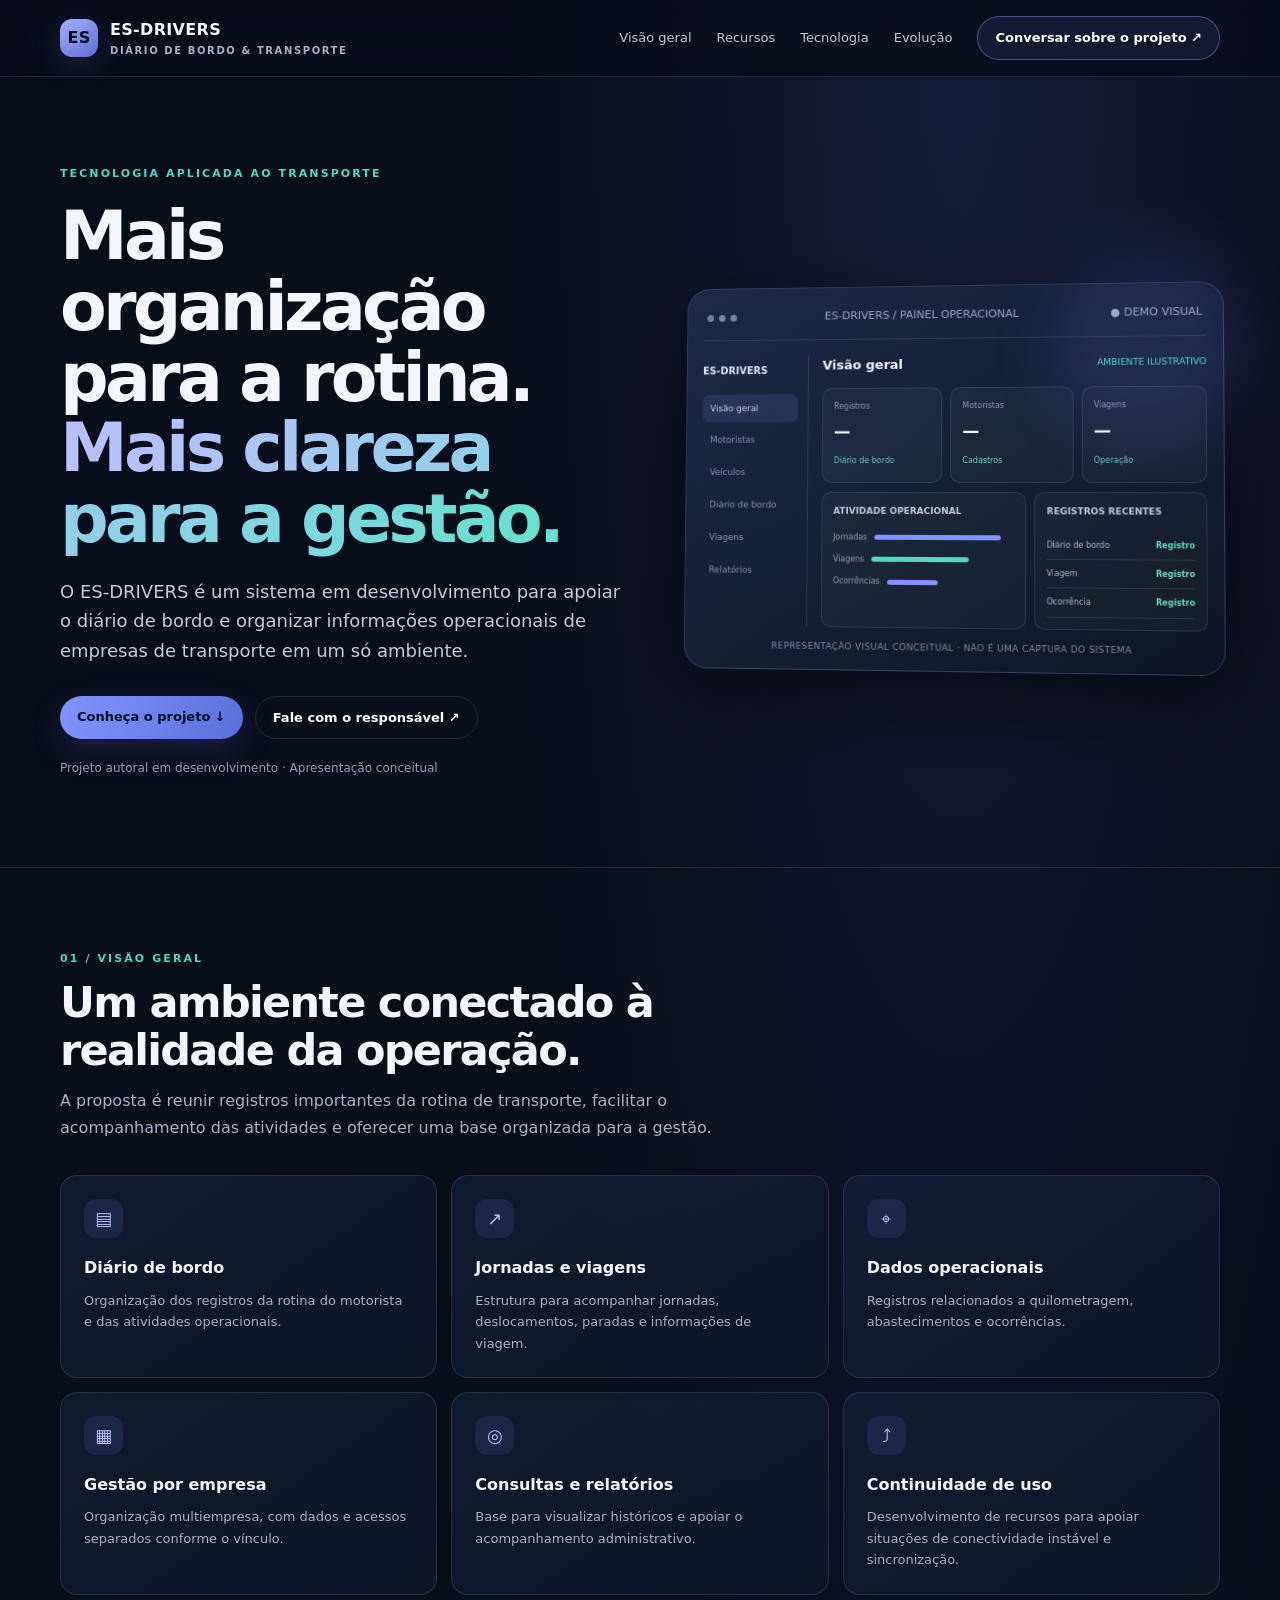
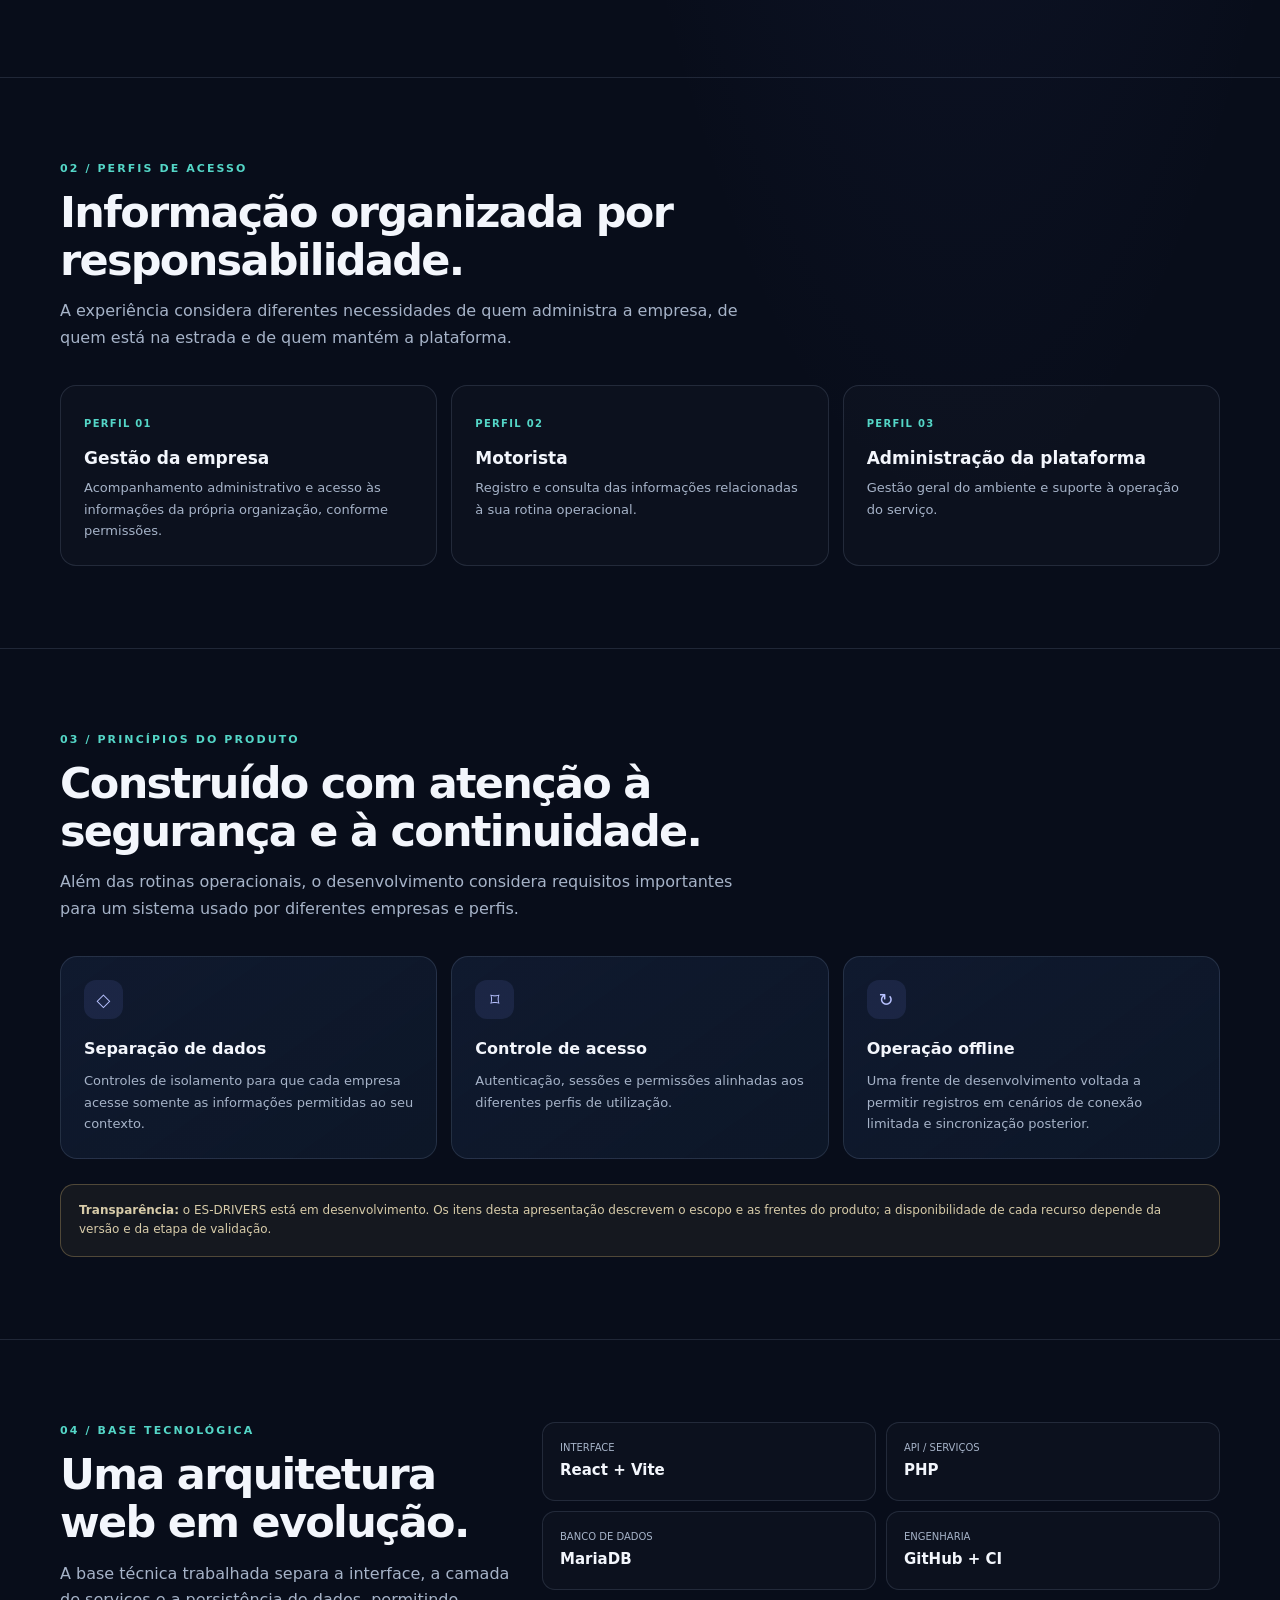
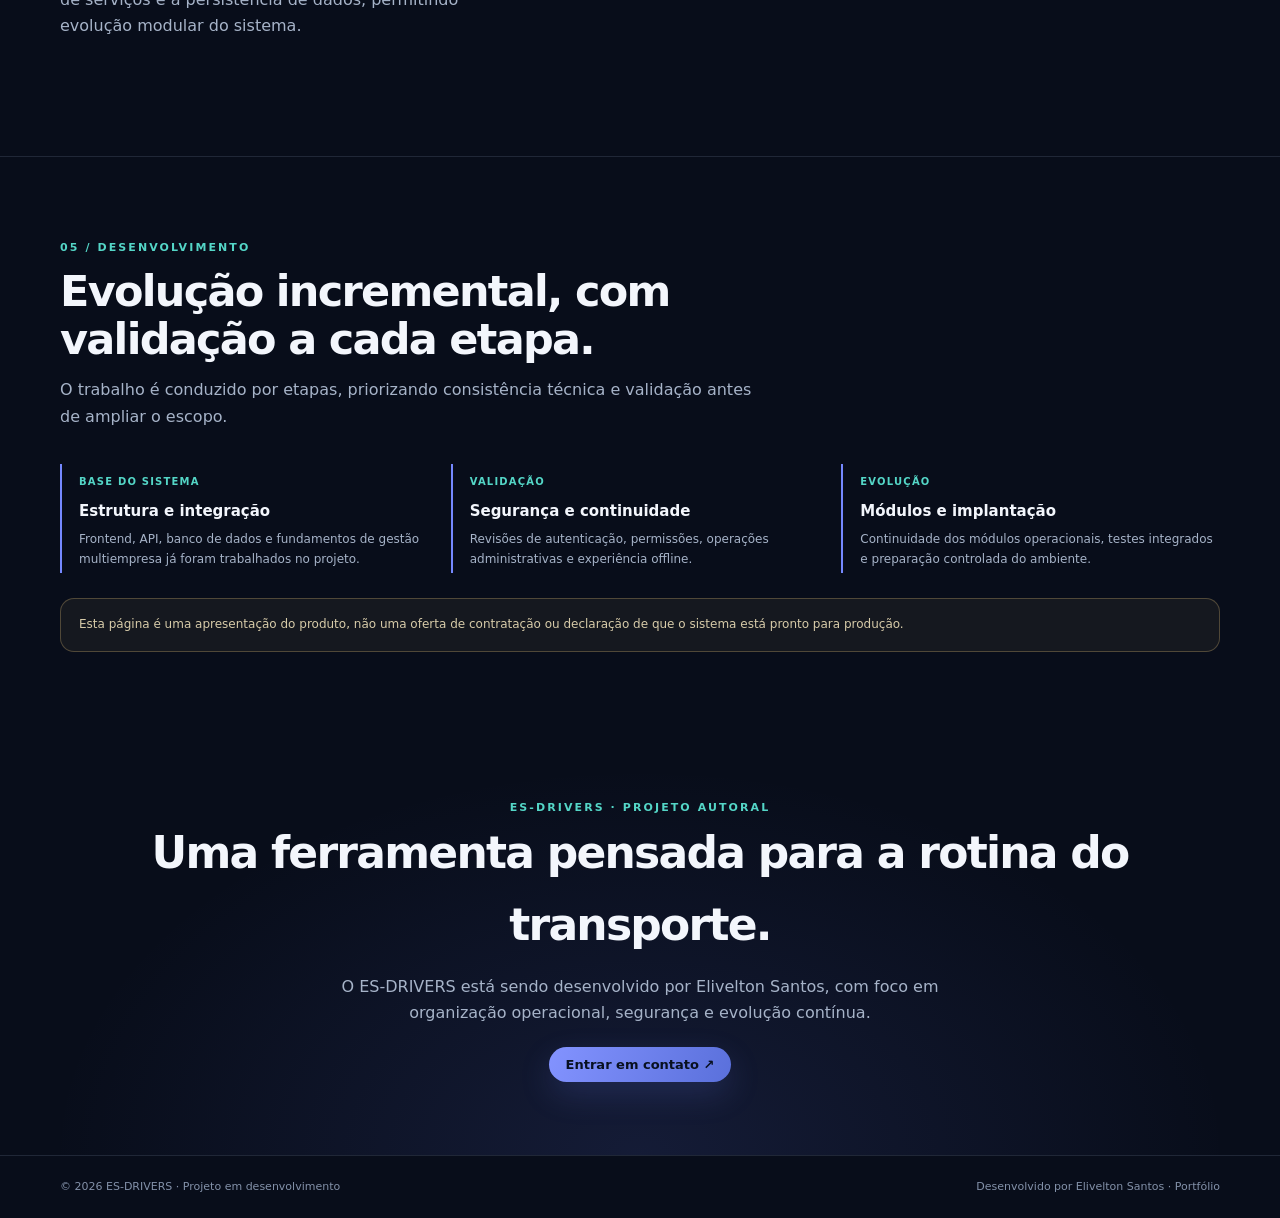
<file: es-drivers/index.html>
<!doctype html>
<html lang="pt-BR">
<head>
  <meta charset="utf-8">
  <meta name="viewport" content="width=device-width, initial-scale=1">
  <meta name="theme-color" content="#0b1020">
  <meta name="description" content="ES-DRIVERS — sistema em desenvolvimento para organizar o diário de bordo e as rotinas operacionais de empresas de transporte.">
  <title>ES-DRIVERS | Diário de Bordo e Gestão de Transporte</title>
  <style>
    :root{color-scheme:dark;--bg:#080d1a;--surface:#101a2c;--surface-2:#14223a;--line:rgba(173,195,230,.14);--text:#f3f6fc;--muted:#a6b3c8;--accent:#8b9cff;--accent-2:#54d6c7;--gold:#e8c77b;--max:1160px}
    *{box-sizing:border-box}html{scroll-behavior:smooth}body{margin:0;background:radial-gradient(ellipse at 75% 0%,rgba(87,105,206,.16),transparent 34%),var(--bg);color:var(--text);font-family:Inter,ui-sans-serif,system-ui,-apple-system,BlinkMacSystemFont,"Segoe UI",sans-serif;line-height:1.65}
    a{color:inherit;text-decoration:none}.wrap{width:min(var(--max),calc(100% - 40px));margin:auto}.topbar{position:sticky;top:0;z-index:10;background:rgba(8,13,26,.84);backdrop-filter:blur(16px);border-bottom:1px solid var(--line)}.nav{height:76px;display:flex;align-items:center;justify-content:space-between;gap:24px}.brand{display:flex;align-items:center;gap:12px;font-weight:750;letter-spacing:.02em}.brand-mark{width:38px;height:38px;border-radius:12px;background:linear-gradient(145deg,#a5b2ff,#5d6cd4);display:grid;place-items:center;color:#081020;font-weight:900;box-shadow:0 8px 28px #7182ed33}.brand small{display:block;color:var(--muted);font-size:10px;letter-spacing:.16em;font-weight:650}.navlinks{display:flex;align-items:center;gap:25px;color:#c0cbe0;font-size:13px}.navlinks a:hover{color:white}.nav-cta,.btn{border:1px solid rgba(157,173,255,.38);border-radius:999px;padding:10px 17px;color:white;background:rgba(125,142,255,.1);font-weight:700;font-size:13px}.menu{display:none;background:none;border:1px solid var(--line);border-radius:10px;color:white;padding:8px 11px}
    .hero{padding:88px 0 76px;display:grid;grid-template-columns:1.02fr .98fr;align-items:center;gap:56px;min-height:590px}.eyebrow{color:var(--accent-2);font-size:11px;letter-spacing:.19em;font-weight:800;text-transform:uppercase}.hero h1{font-size:clamp(42px,5.4vw,68px);line-height:1.04;letter-spacing:-.055em;margin:18px 0 22px;max-width:690px}.gradient{background:linear-gradient(100deg,#b7c1ff 5%,#68dfd1 95%);color:transparent;background-clip:text}.lead{font-size:18px;color:#c0ccdf;max-width:590px}.hero-note{font-size:12px;color:#93a2bb;margin-top:20px}.actions{display:flex;gap:12px;flex-wrap:wrap;margin-top:30px}.btn.primary{background:linear-gradient(110deg,#8393ff,#5a70db);border:0;color:#081020;box-shadow:0 12px 32px #6579ec30}.btn.ghost{background:transparent;border-color:var(--line)}
    .visual{position:relative;padding:16px;border:1px solid rgba(166,184,255,.2);border-radius:24px;background:linear-gradient(145deg,rgba(28,42,69,.94),rgba(13,21,37,.96));box-shadow:0 32px 90px #0008;transform:perspective(1100px) rotateY(-5deg) rotateX(2deg)}.visual:before{content:"";position:absolute;inset:-30px -25px auto auto;width:190px;height:190px;border-radius:50%;background:#6579ee24;filter:blur(30px);z-index:-1}.windowbar{display:flex;align-items:center;justify-content:space-between;border-bottom:1px solid var(--line);padding:4px 4px 14px;color:#9aa9c3;font-size:11px}.dots{display:flex;gap:5px}.dots i{width:7px;height:7px;border-radius:50%;background:#7182a1}.windowbody{display:grid;grid-template-columns:110px 1fr;gap:14px;padding-top:15px}.side{border-right:1px solid var(--line);padding-right:10px}.side b{display:block;color:#dfe6fa;font-size:10px;margin:8px 0 15px}.side span{display:block;color:#8493ad;font-size:9px;padding:7px 8px;border-radius:7px;margin:4px 0}.side span.active{background:#8393ff22;color:#c5ceff}.dashhead{display:flex;justify-content:space-between;align-items:center;margin-bottom:12px}.dashhead strong{font-size:13px}.dashhead small{font-size:9px;color:var(--accent-2)}.metrics{display:grid;grid-template-columns:repeat(3,1fr);gap:8px}.metric{background:#ffffff08;border:1px solid var(--line);padding:11px;border-radius:10px}.metric small{display:block;color:#8999b4;font-size:8px}.metric b{font-size:17px;display:block;margin-top:5px}.metric em{font-size:8px;color:#62d6c2;font-style:normal}.dashlower{display:grid;grid-template-columns:1.1fr .9fr;gap:8px;margin-top:9px}.panel{background:#ffffff07;border:1px solid var(--line);padding:11px;border-radius:10px;min-height:120px}.panel h4{font-size:9px;color:#bdc9df;margin:0 0 12px}.barrow{display:flex;align-items:center;gap:7px;margin:9px 0;font-size:8px;color:#91a0b8}.bar{height:5px;background:#8293ff;border-radius:9px;flex:1}.bar.alt{background:#54d6c7}.trip{display:flex;justify-content:space-between;border-bottom:1px solid var(--line);padding:7px 0;color:#aab8d0;font-size:8px}.trip b{color:#65d8c6;font-size:8px}.mock-caption{text-align:center;color:#7888a3;font-size:9px;margin:12px 0 0;letter-spacing:.04em}
    .section{padding:82px 0;border-top:1px solid var(--line)}.section-head{max-width:700px;margin-bottom:34px}.section h2{font-size:clamp(30px,4vw,43px);letter-spacing:-.04em;line-height:1.12;margin:10px 0 14px}.section-head p{color:var(--muted);margin:0}.grid{display:grid;grid-template-columns:repeat(3,1fr);gap:14px}.card{background:linear-gradient(145deg,#142039aa,#0d1728);border:1px solid var(--line);border-radius:17px;padding:23px}.icon{width:39px;height:39px;display:grid;place-items:center;border-radius:12px;background:#8192ff1c;color:#b8c2ff;font-size:18px}.card h3{font-size:16px;margin:17px 0 8px}.card p{font-size:13px;color:var(--muted);margin:0}.roles{display:grid;grid-template-columns:repeat(3,1fr);gap:14px}.role{padding:23px;border:1px solid var(--line);border-radius:16px;background:#ffffff05}.role span{font-size:10px;color:var(--accent-2);font-weight:800;letter-spacing:.13em}.role h3{margin:9px 0 5px;font-size:17px}.role p{margin:0;color:var(--muted);font-size:13px}.architecture{display:grid;grid-template-columns:.8fr 1.2fr;gap:30px;align-items:start}.stack{display:grid;grid-template-columns:repeat(2,1fr);gap:10px}.stack div{border:1px solid var(--line);border-radius:13px;background:#ffffff05;padding:17px}.stack small{color:var(--muted);font-size:10px;display:block}.stack b{font-size:15px}.roadmap{display:grid;grid-template-columns:repeat(3,1fr);gap:12px}.phase{border-left:2px solid #7588ff;padding:3px 0 3px 17px}.phase small{color:var(--accent-2);font-weight:800;letter-spacing:.12em;font-size:10px}.phase h3{font-size:15px;margin:6px 0}.phase p{font-size:12px;color:var(--muted);margin:0}.notice{border:1px solid rgba(232,199,123,.28);background:rgba(232,199,123,.06);border-radius:14px;padding:16px 18px;color:#d7cba9;font-size:12px;margin-top:25px}.closing{padding:65px 0 78px;text-align:center;background:radial-gradient(ellipse at 50% 100%,#6579ee22,transparent 65%)}.closing h2{font-size:clamp(30px,4vw,44px);letter-spacing:-.04em;margin:0 0 12px}.closing p{color:var(--muted);max-width:610px;margin:0 auto 24px}.footer{border-top:1px solid var(--line);padding:22px 0;color:#8391a9;font-size:11px}.footer .wrap{display:flex;justify-content:space-between;gap:20px;flex-wrap:wrap}
    @media(max-width:820px){.hero{grid-template-columns:1fr;gap:38px;padding-top:66px}.visual{max-width:650px;transform:none}.grid{grid-template-columns:repeat(2,1fr)}.architecture{grid-template-columns:1fr}.navlinks{gap:14px}.roles,.roadmap{grid-template-columns:1fr 1fr}}
    @media(max-width:620px){.wrap{width:min(var(--max),calc(100% - 30px))}.nav{height:66px}.menu{display:block}.navlinks{display:none;position:absolute;top:66px;left:0;right:0;padding:18px 20px 22px;background:#0b1221;border-bottom:1px solid var(--line);flex-direction:column;align-items:stretch}.navlinks.open{display:flex}.navlinks a{padding:7px}.hero{padding:55px 0 58px;min-height:0}.hero h1{font-size:43px}.lead{font-size:16px}.visual{padding:10px;border-radius:17px}.windowbody{grid-template-columns:76px 1fr;gap:8px}.side span{font-size:8px;padding:6px 4px}.metrics{gap:5px}.metric{padding:8px}.metric b{font-size:14px}.dashlower{grid-template-columns:1fr}.dashlower .panel:last-child{display:none}.section{padding:62px 0}.grid,.roles,.roadmap{grid-template-columns:1fr}.stack{grid-template-columns:1fr 1fr}.footer .wrap{display:block}.footer span{display:block;margin:5px 0}}
    @media(prefers-reduced-motion:reduce){html{scroll-behavior:auto}*{animation:none!important;transition:none!important}}
  </style>
</head>
<body>
  <header class="topbar">
    <div class="wrap nav">
      <a class="brand" href="#inicio" aria-label="ES-DRIVERS início"><span class="brand-mark">ES</span><span>ES-DRIVERS<small>DIÁRIO DE BORDO & TRANSPORTE</small></span></a>
      <button class="menu" id="menu" aria-expanded="false" aria-controls="links">Menu</button>
      <nav class="navlinks" id="links" aria-label="Navegação principal">
        <a href="#visao">Visão geral</a><a href="#recursos">Recursos</a><a href="#arquitetura">Tecnologia</a><a href="#evolucao">Evolução</a><a class="nav-cta" href="mailto:contato@eliveltonsantos.com.br?subject=ES-DRIVERS%20-%20Contato">Conversar sobre o projeto ↗</a>
      </nav>
    </div>
  </header>
  <main>
    <section class="wrap hero" id="inicio">
      <div>
        <div class="eyebrow">TECNOLOGIA APLICADA AO TRANSPORTE</div>
        <h1>Mais organização para a rotina. <span class="gradient">Mais clareza para a gestão.</span></h1>
        <p class="lead">O ES-DRIVERS é um sistema em desenvolvimento para apoiar o diário de bordo e organizar informações operacionais de empresas de transporte em um só ambiente.</p>
        <div class="actions"><a class="btn primary" href="#visao">Conheça o projeto ↓</a><a class="btn ghost" href="mailto:contato@eliveltonsantos.com.br?subject=ES-DRIVERS%20-%20Contato">Fale com o responsável ↗</a></div>
        <p class="hero-note">Projeto autoral em desenvolvimento · Apresentação conceitual</p>
      </div>
      <div class="visual" aria-label="Ilustração conceitual de um painel de gestão">
        <div class="windowbar"><span class="dots"><i></i><i></i><i></i></span><span>ES-DRIVERS / PAINEL OPERACIONAL</span><span>● DEMO VISUAL</span></div>
        <div class="windowbody">
          <aside class="side"><b>ES-DRIVERS</b><span class="active">Visão geral</span><span>Motoristas</span><span>Veículos</span><span>Diário de bordo</span><span>Viagens</span><span>Relatórios</span></aside>
          <div>
            <div class="dashhead"><strong>Visão geral</strong><small>AMBIENTE ILUSTRATIVO</small></div>
            <div class="metrics"><div class="metric"><small>Registros</small><b>—</b><em>Diário de bordo</em></div><div class="metric"><small>Motoristas</small><b>—</b><em>Cadastros</em></div><div class="metric"><small>Viagens</small><b>—</b><em>Operação</em></div></div>
            <div class="dashlower"><div class="panel"><h4>ATIVIDADE OPERACIONAL</h4><div class="barrow">Jornadas <i class="bar" style="max-width:70%"></i></div><div class="barrow">Viagens <i class="bar alt" style="max-width:54%"></i></div><div class="barrow">Ocorrências <i class="bar" style="max-width:28%"></i></div></div><div class="panel"><h4>REGISTROS RECENTES</h4><div class="trip"><span>Diário de bordo</span><b>Registro</b></div><div class="trip"><span>Viagem</span><b>Registro</b></div><div class="trip"><span>Ocorrência</span><b>Registro</b></div></div></div>
          </div>
        </div>
        <p class="mock-caption">REPRESENTAÇÃO VISUAL CONCEITUAL · NÃO É UMA CAPTURA DO SISTEMA</p>
      </div>
    </section>
    <section class="section" id="visao">
      <div class="wrap">
        <div class="section-head"><div class="eyebrow">01 / VISÃO GERAL</div><h2>Um ambiente conectado à realidade da operação.</h2><p>A proposta é reunir registros importantes da rotina de transporte, facilitar o acompanhamento das atividades e oferecer uma base organizada para a gestão.</p></div>
        <div class="grid">
          <article class="card"><div class="icon">▤</div><h3>Diário de bordo</h3><p>Organização dos registros da rotina do motorista e das atividades operacionais.</p></article>
          <article class="card"><div class="icon">↗</div><h3>Jornadas e viagens</h3><p>Estrutura para acompanhar jornadas, deslocamentos, paradas e informações de viagem.</p></article>
          <article class="card"><div class="icon">⌖</div><h3>Dados operacionais</h3><p>Registros relacionados a quilometragem, abastecimentos e ocorrências.</p></article>
          <article class="card"><div class="icon">▦</div><h3>Gestão por empresa</h3><p>Organização multiempresa, com dados e acessos separados conforme o vínculo.</p></article>
          <article class="card"><div class="icon">◎</div><h3>Consultas e relatórios</h3><p>Base para visualizar históricos e apoiar o acompanhamento administrativo.</p></article>
          <article class="card"><div class="icon">⤴</div><h3>Continuidade de uso</h3><p>Desenvolvimento de recursos para apoiar situações de conectividade instável e sincronização.</p></article>
        </div>
      </div>
    </section>
    <section class="section">
      <div class="wrap">
        <div class="section-head"><div class="eyebrow">02 / PERFIS DE ACESSO</div><h2>Informação organizada por responsabilidade.</h2><p>A experiência considera diferentes necessidades de quem administra a empresa, de quem está na estrada e de quem mantém a plataforma.</p></div>
        <div class="roles">
          <article class="role"><span>PERFIL 01</span><h3>Gestão da empresa</h3><p>Acompanhamento administrativo e acesso às informações da própria organização, conforme permissões.</p></article>
          <article class="role"><span>PERFIL 02</span><h3>Motorista</h3><p>Registro e consulta das informações relacionadas à sua rotina operacional.</p></article>
          <article class="role"><span>PERFIL 03</span><h3>Administração da plataforma</h3><p>Gestão geral do ambiente e suporte à operação do serviço.</p></article>
        </div>
      </div>
    </section>
    <section class="section" id="recursos">
      <div class="wrap">
        <div class="section-head"><div class="eyebrow">03 / PRINCÍPIOS DO PRODUTO</div><h2>Construído com atenção à segurança e à continuidade.</h2><p>Além das rotinas operacionais, o desenvolvimento considera requisitos importantes para um sistema usado por diferentes empresas e perfis.</p></div>
        <div class="grid">
          <article class="card"><div class="icon">◇</div><h3>Separação de dados</h3><p>Controles de isolamento para que cada empresa acesse somente as informações permitidas ao seu contexto.</p></article>
          <article class="card"><div class="icon">⌑</div><h3>Controle de acesso</h3><p>Autenticação, sessões e permissões alinhadas aos diferentes perfis de utilização.</p></article>
          <article class="card"><div class="icon">↻</div><h3>Operação offline</h3><p>Uma frente de desenvolvimento voltada a permitir registros em cenários de conexão limitada e sincronização posterior.</p></article>
        </div>
        <div class="notice"><strong>Transparência:</strong> o ES-DRIVERS está em desenvolvimento. Os itens desta apresentação descrevem o escopo e as frentes do produto; a disponibilidade de cada recurso depende da versão e da etapa de validação.</div>
      </div>
    </section>
    <section class="section" id="arquitetura">
      <div class="wrap architecture">
        <div class="section-head"><div class="eyebrow">04 / BASE TECNOLÓGICA</div><h2>Uma arquitetura web em evolução.</h2><p>A base técnica trabalhada separa a interface, a camada de serviços e a persistência de dados, permitindo evolução modular do sistema.</p></div>
        <div class="stack"><div><small>INTERFACE</small><b>React + Vite</b></div><div><small>API / SERVIÇOS</small><b>PHP</b></div><div><small>BANCO DE DADOS</small><b>MariaDB</b></div><div><small>ENGENHARIA</small><b>GitHub + CI</b></div></div>
      </div>
    </section>
    <section class="section" id="evolucao">
      <div class="wrap">
        <div class="section-head"><div class="eyebrow">05 / DESENVOLVIMENTO</div><h2>Evolução incremental, com validação a cada etapa.</h2><p>O trabalho é conduzido por etapas, priorizando consistência técnica e validação antes de ampliar o escopo.</p></div>
        <div class="roadmap">
          <article class="phase"><small>BASE DO SISTEMA</small><h3>Estrutura e integração</h3><p>Frontend, API, banco de dados e fundamentos de gestão multiempresa já foram trabalhados no projeto.</p></article>
          <article class="phase"><small>VALIDAÇÃO</small><h3>Segurança e continuidade</h3><p>Revisões de autenticação, permissões, operações administrativas e experiência offline.</p></article>
          <article class="phase"><small>EVOLUÇÃO</small><h3>Módulos e implantação</h3><p>Continuidade dos módulos operacionais, testes integrados e preparação controlada do ambiente.</p></article>
        </div>
        <div class="notice">Esta página é uma apresentação do produto, não uma oferta de contratação ou declaração de que o sistema está pronto para produção.</div>
      </div>
    </section>
    <section class="closing">
      <div class="wrap"><div class="eyebrow">ES-DRIVERS · PROJETO AUTORAL</div><h2>Uma ferramenta pensada para a rotina do transporte.</h2><p>O ES-DRIVERS está sendo desenvolvido por Elivelton Santos, com foco em organização operacional, segurança e evolução contínua.</p><a class="btn primary" href="mailto:contato@eliveltonsantos.com.br?subject=ES-DRIVERS%20-%20Quero%20saber%20mais">Entrar em contato ↗</a></div>
    </section>
  </main>
  <footer class="footer"><div class="wrap"><span>© <span id="year"></span> ES-DRIVERS · Projeto em desenvolvimento</span><span>Desenvolvido por Elivelton Santos · <a href="https://eliveltonsantos.com.br">Portfólio</a></span></div></footer>
  <script>
    const menu=document.querySelector("#menu"),links=document.querySelector("#links");
    menu.addEventListener("click",()=>{const open=menu.getAttribute("aria-expanded")==="true";menu.setAttribute("aria-expanded",String(!open));links.classList.toggle("open",!open)});
    links.querySelectorAll("a").forEach(a=>a.addEventListener("click",()=>{links.classList.remove("open");menu.setAttribute("aria-expanded","false")}));
    document.querySelector("#year").textContent=new Date().getFullYear();
  </script>
</body>
</html>
</file>
